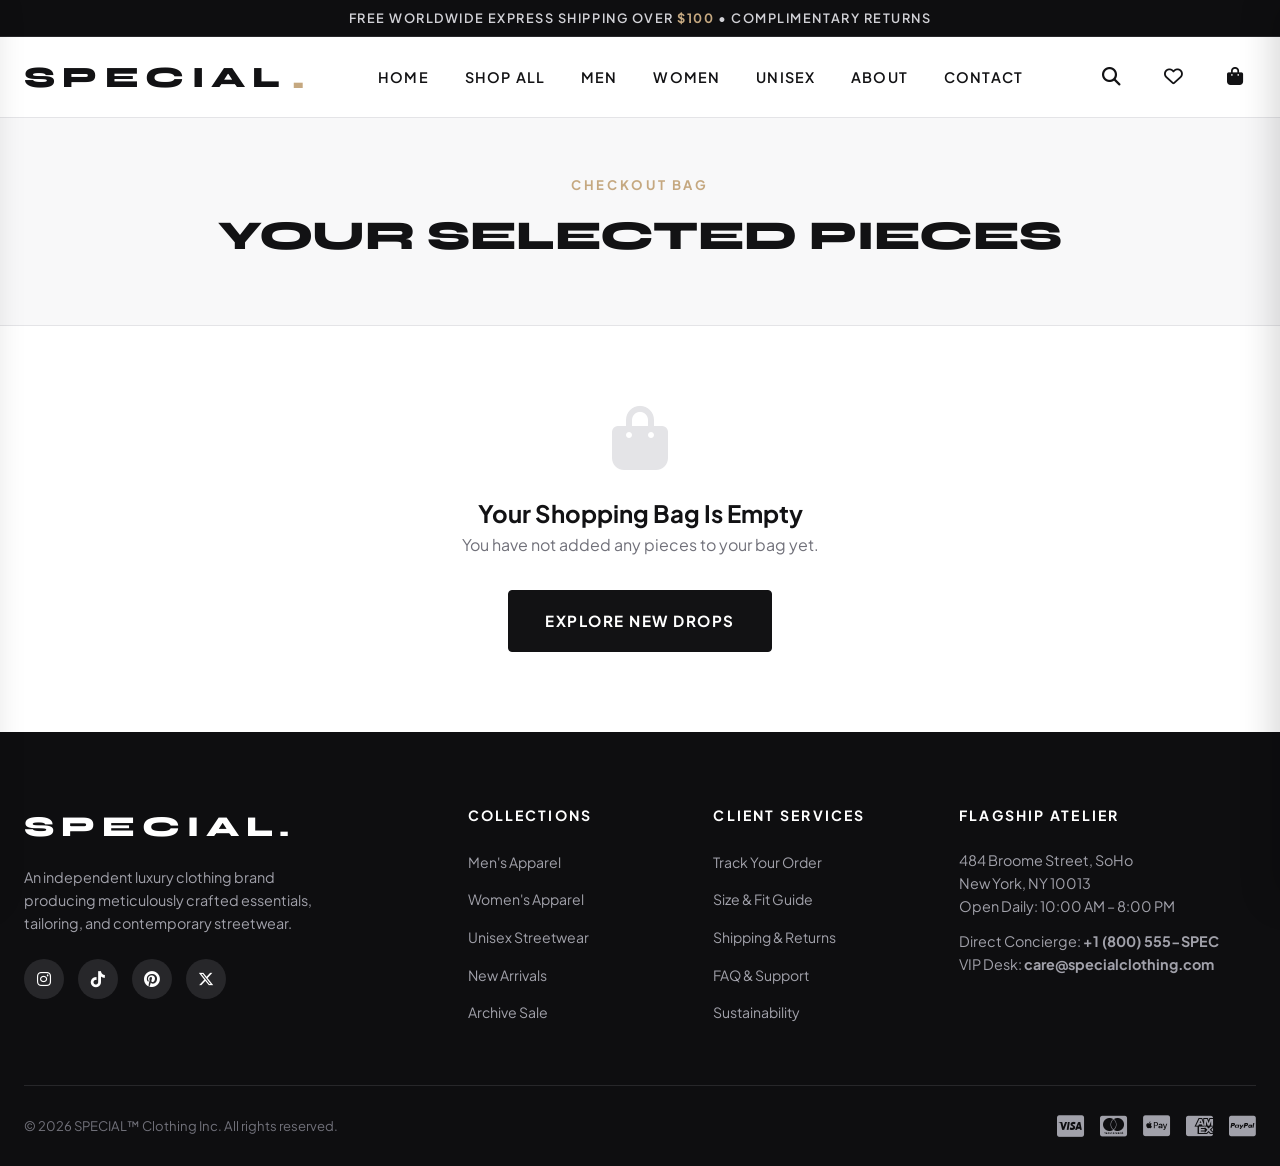
<file: cart.html>
<!DOCTYPE html>
<html lang="en">
<head>
  <meta charset="UTF-8">
  <meta name="viewport" content="width=device-width, initial-scale=1.0">
  <title>Shopping Bag &bull; SPECIAL Official Store</title>
  
  <link rel="stylesheet" href="https://cdnjs.cloudflare.com/ajax/libs/font-awesome/6.5.1/css/all.min.css">
  <link rel="stylesheet" href="css/style.css">
</head>
<body>

  <!-- Top Announcement Bar -->
  <aside class="announcement-bar">
    <span>Free Worldwide Express Shipping over <strong>$100</strong> &bull; Complimentary Returns</span>
  </aside>

  <!-- Header -->
  <header class="site-header">
    <div class="container header-container">
      <button class="mobile-menu-toggle" aria-label="Toggle navigation menu">
        <i class="fa-solid fa-bars"></i>
      </button>

      <a href="index.html" class="brand-logo">
        SPECIAL<span class="logo-dot">.</span>
      </a>

      <nav class="nav-menu">
        <a href="index.html" class="nav-link">Home</a>
        <a href="shop.html" class="nav-link">Shop All</a>
        <a href="shop.html?category=men" class="nav-link">Men</a>
        <a href="shop.html?category=women" class="nav-link">Women</a>
        <a href="shop.html?category=unisex" class="nav-link">Unisex</a>
        <a href="about.html" class="nav-link">About</a>
        <a href="contact.html" class="nav-link">Contact</a>
      </nav>

      <div class="header-actions">
        <button class="header-icon-btn open-search-modal" aria-label="Search" title="Search">
          <i class="fa-solid fa-magnifying-glass"></i>
        </button>

        <a href="shop.html" class="header-icon-btn" aria-label="Wishlist" title="Wishlist">
          <i class="fa-regular fa-heart"></i>
          <span class="count-badge wishlist-count-badge" style="display: none;">0</span>
        </a>

        <button class="header-icon-btn open-cart-btn" aria-label="Open Shopping Bag" title="Cart">
          <i class="fa-solid fa-bag-shopping"></i>
          <span class="count-badge cart-count-badge" style="display: none;">0</span>
        </button>
      </div>
    </div>
  </header>

  <!-- Mobile Drawer -->
  <div class="mobile-overlay"></div>
  <div class="mobile-nav-drawer">
    <div class="mobile-nav-header">
      <span class="brand-logo">SPECIAL<span class="logo-dot">.</span></span>
      <button class="close-mobile-nav close-btn" aria-label="Close menu">&times;</button>
    </div>
    <div class="mobile-nav-links">
      <a href="index.html" class="mobile-nav-link">Home</a>
      <a href="shop.html" class="mobile-nav-link">All Collections</a>
      <a href="shop.html?category=men" class="mobile-nav-link">Men's Editorial</a>
      <a href="shop.html?category=women" class="mobile-nav-link">Women's Silhouette</a>
      <a href="shop.html?category=unisex" class="mobile-nav-link">Unisex Streetwear</a>
      <a href="about.html" class="mobile-nav-link">Brand Story</a>
      <a href="contact.html" class="mobile-nav-link">Contact & Stores</a>
      <a href="cart.html" class="mobile-nav-link active">View Bag (<span class="cart-count-badge">0</span>)</a>
    </div>
    <div class="mobile-nav-footer">
      <p class="text-muted" style="font-size: 0.85rem; margin-bottom: 12px;">VIP Assistance: care@specialclothing.com</p>
      <div class="social-links">
        <a href="#" class="social-icon"><i class="fa-brands fa-instagram"></i></a>
        <a href="#" class="social-icon"><i class="fa-brands fa-tiktok"></i></a>
        <a href="#" class="social-icon"><i class="fa-brands fa-pinterest-p"></i></a>
      </div>
    </div>
  </div>

  <main>
    <section class="shop-hero">
      <div class="container">
        <span class="section-subtitle">Checkout Bag</span>
        <h1 class="section-title">Your Selected Pieces</h1>
      </div>
    </section>

    <!-- Cart Page Container populated by js/main.js -->
    <div class="container" id="cart-page-container">
      <!-- Injected by js/main.js -->
    </div>
  </main>

  <!-- Global Footer -->
  <footer class="site-footer">
    <div class="container">
      <div class="footer-top">
        <div>
          <a href="index.html" class="footer-logo">SPECIAL<span class="logo-dot">.</span></a>
          <p class="footer-desc">
            An independent luxury clothing brand producing meticulously crafted essentials, tailoring, and contemporary streetwear.
          </p>
          <div class="social-links">
            <a href="#" class="social-icon" aria-label="Instagram"><i class="fa-brands fa-instagram"></i></a>
            <a href="#" class="social-icon" aria-label="TikTok"><i class="fa-brands fa-tiktok"></i></a>
            <a href="#" class="social-icon" aria-label="Pinterest"><i class="fa-brands fa-pinterest"></i></a>
            <a href="#" class="social-icon" aria-label="Twitter"><i class="fa-brands fa-x-twitter"></i></a>
          </div>
        </div>

        <div>
          <h4 class="footer-heading">Collections</h4>
          <ul class="footer-nav">
            <li><a href="shop.html?category=men">Men's Apparel</a></li>
            <li><a href="shop.html?category=women">Women's Apparel</a></li>
            <li><a href="shop.html?category=unisex">Unisex Streetwear</a></li>
            <li><a href="shop.html">New Arrivals</a></li>
            <li><a href="shop.html">Archive Sale</a></li>
          </ul>
        </div>

        <div>
          <h4 class="footer-heading">Client Services</h4>
          <ul class="footer-nav">
            <li><a href="contact.html">Track Your Order</a></li>
            <li><a href="about.html#sizing">Size & Fit Guide</a></li>
            <li><a href="contact.html">Shipping & Returns</a></li>
            <li><a href="contact.html#faq">FAQ & Support</a></li>
            <li><a href="about.html#sustainability">Sustainability</a></li>
          </ul>
        </div>

        <div>
          <h4 class="footer-heading">Flagship Atelier</h4>
          <p class="footer-desc" style="margin-bottom: 12px;">
            484 Broome Street, SoHo<br>
            New York, NY 10013<br>
            Open Daily: 10:00 AM – 8:00 PM
          </p>
          <p class="footer-desc">
            Direct Concierge: <strong>+1 (800) 555-SPEC</strong><br>
            VIP Desk: <strong>care@specialclothing.com</strong>
          </p>
        </div>
      </div>

      <div class="footer-bottom">
        <div>
          &copy; 2026 SPECIAL&trade; Clothing Inc. All rights reserved.
        </div>
        <div class="payment-badges-row">
          <i class="fa-brands fa-cc-visa"></i>
          <i class="fa-brands fa-cc-mastercard"></i>
          <i class="fa-brands fa-cc-apple-pay"></i>
          <i class="fa-brands fa-cc-amex"></i>
          <i class="fa-brands fa-cc-paypal"></i>
        </div>
      </div>
    </div>
  </footer>

  <!-- Slide-in Cart Drawer -->
  <div class="cart-drawer-overlay" id="cart-drawer-overlay"></div>
  <aside class="cart-drawer" id="cart-drawer" aria-label="Shopping Cart Drawer">
    <div class="cart-drawer-header">
      <h3>Your Bag <span id="cart-drawer-count">(0)</span></h3>
      <button class="close-btn" id="close-cart-drawer" aria-label="Close cart">&times;</button>
    </div>
    <div class="cart-shipping-banner">
      <div id="shipping-text">Add $100.00 more to unlock <strong>FREE VIP Shipping</strong>!</div>
      <div class="progress-track">
        <div class="progress-bar-fill" id="free-shipping-progress" style="width: 0%;"></div>
      </div>
    </div>
    <div class="cart-drawer-items" id="cart-drawer-items"></div>
    <div class="cart-drawer-footer">
      <div class="cart-subtotal-row">
        <span>Subtotal</span>
        <span id="cart-drawer-subtotal">$0.00</span>
      </div>
      <p class="cart-tax-notice">Taxes, discounts and shipping calculated at checkout.</p>
      <div class="cart-drawer-buttons">
        <a href="cart.html" class="btn btn-outline btn-block" onclick="closeCartDrawer()">View & Edit Bag</a>
        <button class="btn btn-primary btn-block" onclick="proceedToCheckoutModal()">Checkout Now</button>
      </div>
    </div>
  </aside>

  <!-- Search Modal -->
  <div class="search-modal" id="search-modal">
    <div class="search-modal-header container">
      <span class="brand-logo">SPECIAL<span class="logo-dot">.</span></span>
      <button class="modal-close-btn" id="close-search-modal" aria-label="Close search">&times;</button>
    </div>
    <div class="search-input-wrap">
      <input type="text" id="search-input-field" class="search-input-field" placeholder="Search by name, silhouette, collection..." autocomplete="off">
    </div>
    <div class="search-results-area" id="search-live-results">
      <p class="search-hint">Type at least 2 characters to search our collections...</p>
    </div>
  </div>

  <script src="js/products.js"></script>
  <script src="js/main.js"></script>
</body>
</html>
</file>
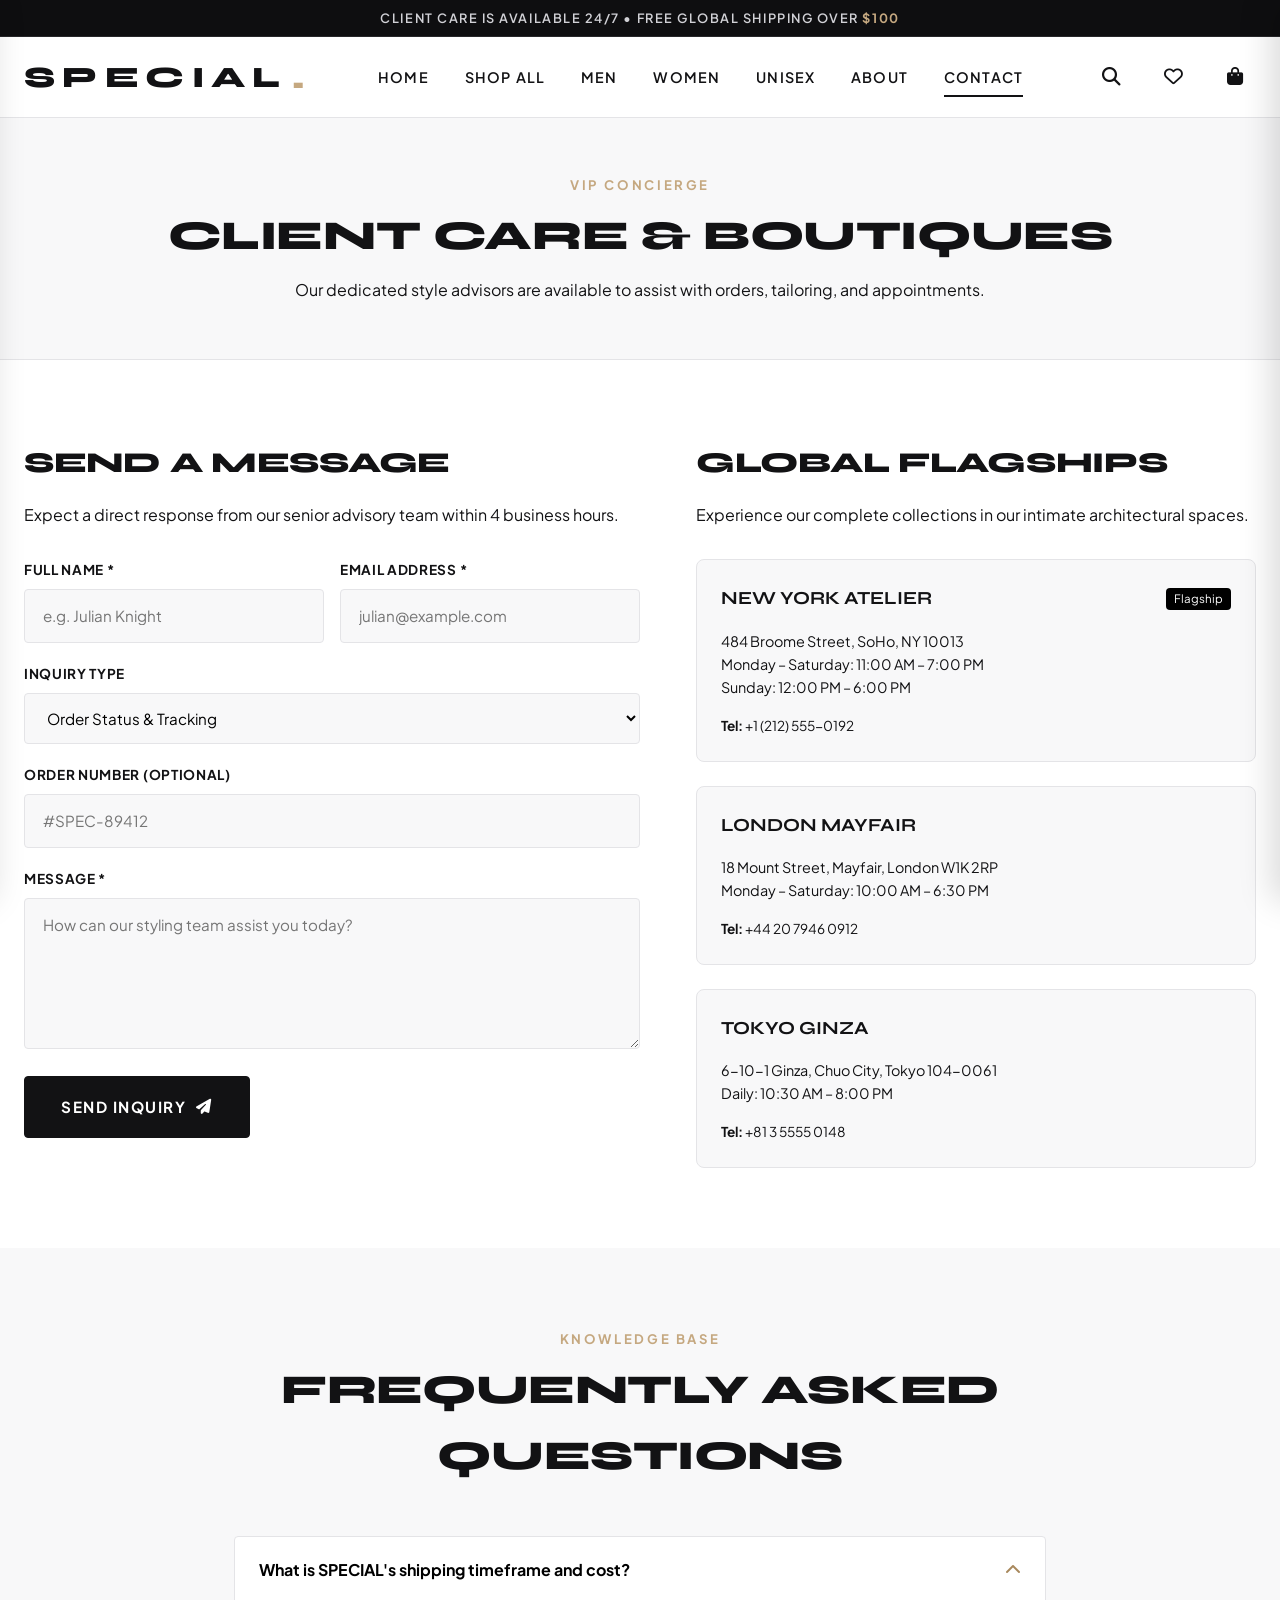
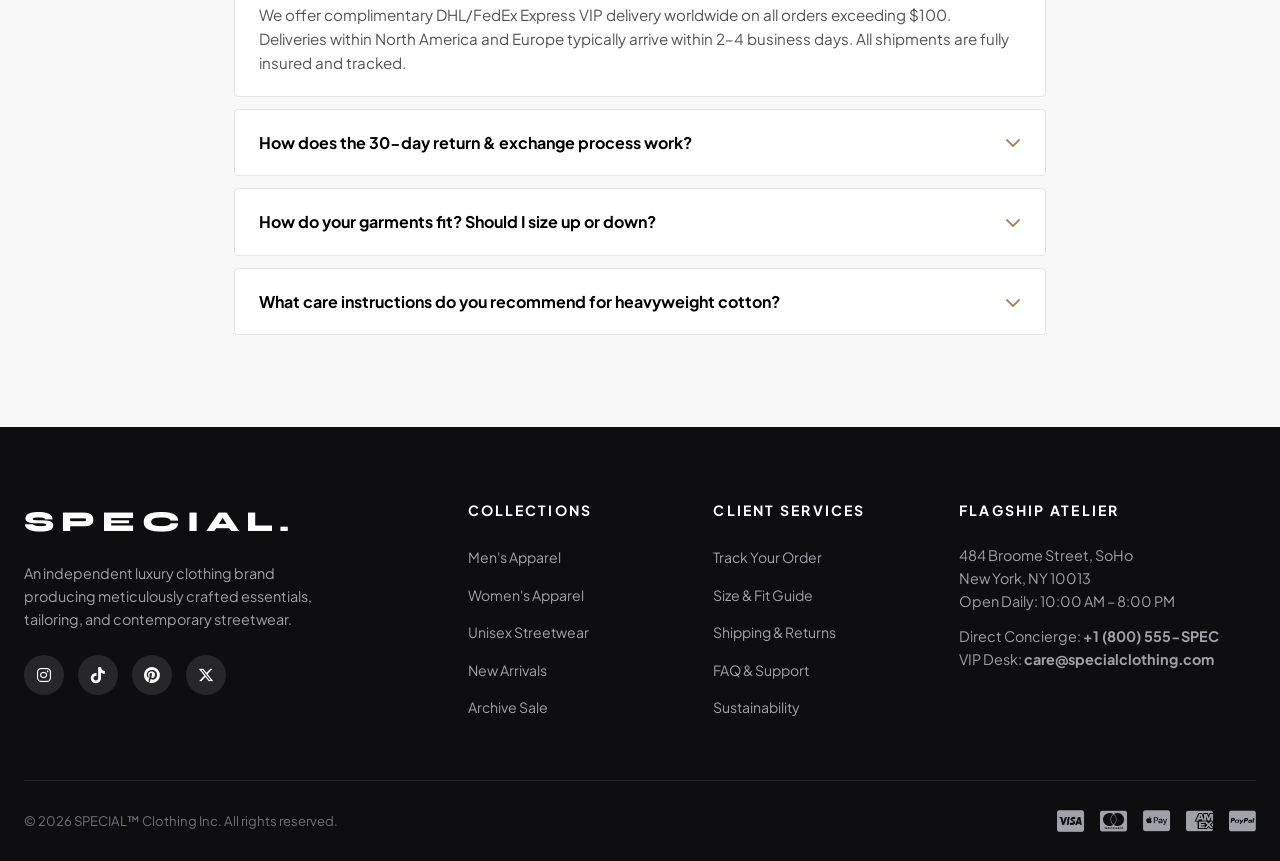
<file: contact.html>
<!DOCTYPE html>
<html lang="en">
<head>
  <meta charset="UTF-8">
  <meta name="viewport" content="width=device-width, initial-scale=1.0">
  <title>Contact & Client Care &bull; SPECIAL Official Store</title>
  
  <link rel="stylesheet" href="https://cdnjs.cloudflare.com/ajax/libs/font-awesome/6.5.1/css/all.min.css">
  <link rel="stylesheet" href="css/style.css">
  <style>
    .faq-accordion-item {
      border: 1px solid var(--border-light);
      border-radius: var(--radius-sm);
      margin-bottom: 12px;
      background: #fff;
      overflow: hidden;
    }
    .faq-question {
      width: 100%;
      padding: 20px 24px;
      display: flex;
      justify-content: space-between;
      align-items: center;
      font-weight: 700;
      font-size: 1rem;
      cursor: pointer;
      text-align: left;
    }
    .faq-question:hover {
      background-color: var(--bg-secondary);
    }
    .faq-answer {
      display: none;
      padding: 0 24px 20px 24px;
      color: var(--text-secondary);
      font-size: 0.95rem;
      line-height: 1.6;
    }
    .faq-accordion-item.active .faq-answer {
      display: block;
    }
    .faq-accordion-item.active .faq-icon {
      transform: rotate(180deg);
    }
    .faq-icon {
      transition: transform var(--transition-fast);
      color: var(--accent-gold-dark);
    }
    .form-group {
      margin-bottom: 20px;
    }
    .form-group label {
      display: block;
      font-size: 0.85rem;
      font-weight: 700;
      text-transform: uppercase;
      letter-spacing: 0.05em;
      margin-bottom: 8px;
    }
    .form-input {
      width: 100%;
      padding: 14px 18px;
      border: 1px solid var(--border-light);
      border-radius: var(--radius-sm);
      background-color: var(--bg-secondary);
      font-size: 0.95rem;
      transition: border-color var(--transition-fast);
    }
    .form-input:focus {
      background-color: #fff;
      border-color: var(--text-main);
    }
  </style>
</head>
<body>

  <!-- Top Announcement Bar -->
  <aside class="announcement-bar">
    <span>Client Care is available 24/7 &bull; Free Global Shipping Over <strong>$100</strong></span>
  </aside>

  <!-- Header -->
  <header class="site-header">
    <div class="container header-container">
      <button class="mobile-menu-toggle" aria-label="Toggle navigation menu">
        <i class="fa-solid fa-bars"></i>
      </button>

      <a href="index.html" class="brand-logo">
        SPECIAL<span class="logo-dot">.</span>
      </a>

      <nav class="nav-menu">
        <a href="index.html" class="nav-link">Home</a>
        <a href="shop.html" class="nav-link">Shop All</a>
        <a href="shop.html?category=men" class="nav-link">Men</a>
        <a href="shop.html?category=women" class="nav-link">Women</a>
        <a href="shop.html?category=unisex" class="nav-link">Unisex</a>
        <a href="about.html" class="nav-link">About</a>
        <a href="contact.html" class="nav-link active">Contact</a>
      </nav>

      <div class="header-actions">
        <button class="header-icon-btn open-search-modal" aria-label="Search" title="Search">
          <i class="fa-solid fa-magnifying-glass"></i>
        </button>

        <a href="shop.html" class="header-icon-btn" aria-label="Wishlist" title="Wishlist">
          <i class="fa-regular fa-heart"></i>
          <span class="count-badge wishlist-count-badge" style="display: none;">0</span>
        </a>

        <button class="header-icon-btn open-cart-btn" aria-label="Open Shopping Bag" title="Cart">
          <i class="fa-solid fa-bag-shopping"></i>
          <span class="count-badge cart-count-badge" style="display: none;">0</span>
        </button>
      </div>
    </div>
  </header>

  <!-- Mobile Drawer -->
  <div class="mobile-overlay"></div>
  <div class="mobile-nav-drawer">
    <div class="mobile-nav-header">
      <span class="brand-logo">SPECIAL<span class="logo-dot">.</span></span>
      <button class="close-mobile-nav close-btn" aria-label="Close menu">&times;</button>
    </div>
    <div class="mobile-nav-links">
      <a href="index.html" class="mobile-nav-link">Home</a>
      <a href="shop.html" class="mobile-nav-link">All Collections</a>
      <a href="shop.html?category=men" class="mobile-nav-link">Men's Editorial</a>
      <a href="shop.html?category=women" class="mobile-nav-link">Women's Silhouette</a>
      <a href="shop.html?category=unisex" class="mobile-nav-link">Unisex Streetwear</a>
      <a href="about.html" class="mobile-nav-link">Brand Story</a>
      <a href="contact.html" class="mobile-nav-link active">Contact & Stores</a>
      <a href="cart.html" class="mobile-nav-link">View Bag (<span class="cart-count-badge">0</span>)</a>
    </div>
    <div class="mobile-nav-footer">
      <p class="text-muted" style="font-size: 0.85rem; margin-bottom: 12px;">VIP Assistance: care@specialclothing.com</p>
      <div class="social-links">
        <a href="#" class="social-icon"><i class="fa-brands fa-instagram"></i></a>
        <a href="#" class="social-icon"><i class="fa-brands fa-tiktok"></i></a>
        <a href="#" class="social-icon"><i class="fa-brands fa-pinterest-p"></i></a>
      </div>
    </div>
  </div>

  <main>
    <section class="shop-hero">
      <div class="container">
        <span class="section-subtitle">VIP Concierge</span>
        <h1 class="section-title">Client Care & Boutiques</h1>
        <p class="text-secondary mt-1">Our dedicated style advisors are available to assist with orders, tailoring, and appointments.</p>
      </div>
    </section>

    <!-- Split Grid: Contact Form & Flagship Boutiques -->
    <section class="section-padding">
      <div class="container">
        <div style="display: grid; grid-template-columns: 1.1fr 1fr; gap: 56px;">
          <!-- Form -->
          <div>
            <h2 class="section-title mb-2" style="font-size: 1.8rem;">Send A Message</h2>
            <p class="text-secondary mb-4">Expect a direct response from our senior advisory team within 4 business hours.</p>

            <form id="contact-form" onsubmit="handleContactSubmit(event)">
              <div style="display: grid; grid-template-columns: 1fr 1fr; gap: 16px;">
                <div class="form-group">
                  <label for="contact-name">Full Name *</label>
                  <input type="text" id="contact-name" class="form-input" placeholder="e.g. Julian Knight" required>
                </div>
                <div class="form-group">
                  <label for="contact-email">Email Address *</label>
                  <input type="email" id="contact-email" class="form-input" placeholder="julian@example.com" required>
                </div>
              </div>

              <div class="form-group">
                <label for="contact-subject">Inquiry Type</label>
                <select id="contact-subject" class="form-input" style="cursor: pointer;">
                  <option value="order">Order Status & Tracking</option>
                  <option value="sizing">Bespoke Sizing Consultation</option>
                  <option value="returns">Returns & Exchanges</option>
                  <option value="press">Press & VIP Atelier Appointments</option>
                </select>
              </div>

              <div class="form-group">
                <label for="contact-order-no">Order Number (Optional)</label>
                <input type="text" id="contact-order-no" class="form-input" placeholder="#SPEC-89412">
              </div>

              <div class="form-group">
                <label for="contact-message">Message *</label>
                <textarea id="contact-message" class="form-input" rows="5" placeholder="How can our styling team assist you today?" required></textarea>
              </div>

              <button type="submit" class="btn btn-primary btn-lg">Send Inquiry <i class="fa-solid fa-paper-plane ms-2"></i></button>
            </form>
          </div>

          <!-- Locations Column -->
          <div>
            <h2 class="section-title mb-2" style="font-size: 1.8rem;">Global Flagships</h2>
            <p class="text-secondary mb-4">Experience our complete collections in our intimate architectural spaces.</p>

            <div style="display: flex; flex-direction: column; gap: 24px;">
              <!-- SoHo NY -->
              <div style="padding: 24px; border: 1px solid var(--border-light); border-radius: 8px; background: var(--bg-secondary);">
                <div class="flex-between">
                  <h4 style="font-family: var(--font-display); font-size: 1.15rem; text-transform: uppercase;">New York Atelier</h4>
                  <span class="badge-tag" style="background: #000; color: #fff;">Flagship</span>
                </div>
                <p class="text-secondary mt-2" style="font-size: 0.9rem;">
                  484 Broome Street, SoHo, NY 10013<br>
                  Monday – Saturday: 11:00 AM – 7:00 PM<br>
                  Sunday: 12:00 PM – 6:00 PM
                </p>
                <p class="mt-2" style="font-size: 0.85rem;"><strong>Tel:</strong> +1 (212) 555-0192</p>
              </div>

              <!-- London -->
              <div style="padding: 24px; border: 1px solid var(--border-light); border-radius: 8px; background: var(--bg-secondary);">
                <h4 style="font-family: var(--font-display); font-size: 1.15rem; text-transform: uppercase;">London Mayfair</h4>
                <p class="text-secondary mt-2" style="font-size: 0.9rem;">
                  18 Mount Street, Mayfair, London W1K 2RP<br>
                  Monday – Saturday: 10:00 AM – 6:30 PM
                </p>
                <p class="mt-2" style="font-size: 0.85rem;"><strong>Tel:</strong> +44 20 7946 0912</p>
              </div>

              <!-- Tokyo -->
              <div style="padding: 24px; border: 1px solid var(--border-light); border-radius: 8px; background: var(--bg-secondary);">
                <h4 style="font-family: var(--font-display); font-size: 1.15rem; text-transform: uppercase;">Tokyo Ginza</h4>
                <p class="text-secondary mt-2" style="font-size: 0.9rem;">
                  6-10-1 Ginza, Chuo City, Tokyo 104-0061<br>
                  Daily: 10:30 AM – 8:00 PM
                </p>
                <p class="mt-2" style="font-size: 0.85rem;"><strong>Tel:</strong> +81 3 5555 0148</p>
              </div>
            </div>
          </div>
        </div>
      </div>
    </section>

    <!-- FAQ Accordion Section -->
    <section class="section-padding" style="background-color: var(--bg-secondary);" id="faq">
      <div class="container" style="max-width: 860px;">
        <div class="section-header text-center">
          <span class="section-subtitle">Knowledge Base</span>
          <h2 class="section-title">Frequently Asked Questions</h2>
        </div>

        <div class="faq-list">
          <div class="faq-accordion-item active">
            <button type="button" class="faq-question" onclick="toggleFaq(this)">
              <span>What is SPECIAL's shipping timeframe and cost?</span>
              <i class="fa-solid fa-chevron-down faq-icon"></i>
            </button>
            <div class="faq-answer">
              We offer complimentary DHL/FedEx Express VIP delivery worldwide on all orders exceeding $100. Deliveries within North America and Europe typically arrive within 2–4 business days. All shipments are fully insured and tracked.
            </div>
          </div>

          <div class="faq-accordion-item">
            <button type="button" class="faq-question" onclick="toggleFaq(this)">
              <span>How does the 30-day return & exchange process work?</span>
              <i class="fa-solid fa-chevron-down faq-icon"></i>
            </button>
            <div class="faq-answer">
              We accept returns or exchanges on all unwashed, unworn garments with original tags intact within 30 days of receipt. We provide a pre-paid courier return label directly via our portal or email request.
            </div>
          </div>

          <div class="faq-accordion-item">
            <button type="button" class="faq-question" onclick="toggleFaq(this)">
              <span>How do your garments fit? Should I size up or down?</span>
              <i class="fa-solid fa-chevron-down faq-icon"></i>
            </button>
            <div class="faq-answer">
              Our t-shirts, hoodies, and outerwear are designed with an intentional relaxed, boxy architectural cut. If you prefer the contemporary oversized drape seen in our editorial lookbooks, select your normal size. For a standard tailored fit, we recommend sizing down one size.
            </div>
          </div>

          <div class="faq-accordion-item">
            <button type="button" class="faq-question" onclick="toggleFaq(this)">
              <span>What care instructions do you recommend for heavyweight cotton?</span>
              <i class="fa-solid fa-chevron-down faq-icon"></i>
            </button>
            <div class="faq-answer">
              To preserve the heavy handfeel, rich dye depth, and architectural shape of our 300+ GSM cottons, machine wash cold (30°C or lower) inside out with gentle detergent. Lay flat to air dry; avoid high-heat tumble drying.
            </div>
          </div>
        </div>
      </div>
    </section>
  </main>

  <!-- Global Footer -->
  <footer class="site-footer">
    <div class="container">
      <div class="footer-top">
        <div>
          <a href="index.html" class="footer-logo">SPECIAL<span class="logo-dot">.</span></a>
          <p class="footer-desc">
            An independent luxury clothing brand producing meticulously crafted essentials, tailoring, and contemporary streetwear.
          </p>
          <div class="social-links">
            <a href="#" class="social-icon" aria-label="Instagram"><i class="fa-brands fa-instagram"></i></a>
            <a href="#" class="social-icon" aria-label="TikTok"><i class="fa-brands fa-tiktok"></i></a>
            <a href="#" class="social-icon" aria-label="Pinterest"><i class="fa-brands fa-pinterest"></i></a>
            <a href="#" class="social-icon" aria-label="Twitter"><i class="fa-brands fa-x-twitter"></i></a>
          </div>
        </div>

        <div>
          <h4 class="footer-heading">Collections</h4>
          <ul class="footer-nav">
            <li><a href="shop.html?category=men">Men's Apparel</a></li>
            <li><a href="shop.html?category=women">Women's Apparel</a></li>
            <li><a href="shop.html?category=unisex">Unisex Streetwear</a></li>
            <li><a href="shop.html">New Arrivals</a></li>
            <li><a href="shop.html">Archive Sale</a></li>
          </ul>
        </div>

        <div>
          <h4 class="footer-heading">Client Services</h4>
          <ul class="footer-nav">
            <li><a href="contact.html">Track Your Order</a></li>
            <li><a href="about.html#sizing">Size & Fit Guide</a></li>
            <li><a href="contact.html">Shipping & Returns</a></li>
            <li><a href="contact.html#faq">FAQ & Support</a></li>
            <li><a href="about.html#sustainability">Sustainability</a></li>
          </ul>
        </div>

        <div>
          <h4 class="footer-heading">Flagship Atelier</h4>
          <p class="footer-desc" style="margin-bottom: 12px;">
            484 Broome Street, SoHo<br>
            New York, NY 10013<br>
            Open Daily: 10:00 AM – 8:00 PM
          </p>
          <p class="footer-desc">
            Direct Concierge: <strong>+1 (800) 555-SPEC</strong><br>
            VIP Desk: <strong>care@specialclothing.com</strong>
          </p>
        </div>
      </div>

      <div class="footer-bottom">
        <div>
          &copy; 2026 SPECIAL&trade; Clothing Inc. All rights reserved.
        </div>
        <div class="payment-badges-row">
          <i class="fa-brands fa-cc-visa"></i>
          <i class="fa-brands fa-cc-mastercard"></i>
          <i class="fa-brands fa-cc-apple-pay"></i>
          <i class="fa-brands fa-cc-amex"></i>
          <i class="fa-brands fa-cc-paypal"></i>
        </div>
      </div>
    </div>
  </footer>

  <!-- Slide-in Cart Drawer -->
  <div class="cart-drawer-overlay" id="cart-drawer-overlay"></div>
  <aside class="cart-drawer" id="cart-drawer" aria-label="Shopping Cart Drawer">
    <div class="cart-drawer-header">
      <h3>Your Bag <span id="cart-drawer-count">(0)</span></h3>
      <button class="close-btn" id="close-cart-drawer" aria-label="Close cart">&times;</button>
    </div>
    <div class="cart-shipping-banner">
      <div id="shipping-text">Add $100.00 more to unlock <strong>FREE VIP Shipping</strong>!</div>
      <div class="progress-track">
        <div class="progress-bar-fill" id="free-shipping-progress" style="width: 0%;"></div>
      </div>
    </div>
    <div class="cart-drawer-items" id="cart-drawer-items"></div>
    <div class="cart-drawer-footer">
      <div class="cart-subtotal-row">
        <span>Subtotal</span>
        <span id="cart-drawer-subtotal">$0.00</span>
      </div>
      <p class="cart-tax-notice">Taxes, discounts and shipping calculated at checkout.</p>
      <div class="cart-drawer-buttons">
        <a href="cart.html" class="btn btn-outline btn-block" onclick="closeCartDrawer()">View & Edit Bag</a>
        <button class="btn btn-primary btn-block" onclick="proceedToCheckoutModal()">Checkout Now</button>
      </div>
    </div>
  </aside>

  <!-- Search Modal -->
  <div class="search-modal" id="search-modal">
    <div class="search-modal-header container">
      <span class="brand-logo">SPECIAL<span class="logo-dot">.</span></span>
      <button class="modal-close-btn" id="close-search-modal" aria-label="Close search">&times;</button>
    </div>
    <div class="search-input-wrap">
      <input type="text" id="search-input-field" class="search-input-field" placeholder="Search by name, silhouette, collection..." autocomplete="off">
    </div>
    <div class="search-results-area" id="search-live-results">
      <p class="search-hint">Type at least 2 characters to search our collections...</p>
    </div>
  </div>

  <script src="js/products.js"></script>
  <script src="js/main.js"></script>
  <script>
    function toggleFaq(button) {
      const item = button.parentElement;
      item.classList.toggle('active');
    }

    function handleContactSubmit(e) {
      e.preventDefault();
      const name = document.getElementById('contact-name').value;
      showToast(`Thank you, ${name}! Your inquiry has been dispatched to our VIP Concierge.`);
      document.getElementById('contact-form').reset();
    }
  </script>
</body>
</html>
</file>
<file: css/style.css>
/* ==========================================================================
   SPECIAL CLOTHING BRAND - OFFICIAL STYLESHEET
   Luxury Minimalist Editorial E-Commerce Design System
   ========================================================================== */

@import url('https://fonts.googleapis.com/css2?family=Plus+Jakarta+Sans:ital,wght@0,300;0,400;0,500;0,600;0,700;0,800;1,400&family=Syne:wght@600;700;800&family=Playfair+Display:ital,wght@0,600;1,600&display=swap');

:root {
  /* Colors */
  --bg-primary: #ffffff;
  --bg-secondary: #f8f8f9;
  --bg-card: #ffffff;
  --bg-dark: #0e0e10;
  --bg-dark-accent: #17171a;
  
  --text-main: #121214;
  --text-secondary: #52525b;
  --text-muted: #71717a;
  --text-inverse: #ffffff;
  
  --accent-gold: #c5a880;
  --accent-gold-dark: #a8885c;
  --accent-gold-light: #f4eee6;
  
  --border-light: #e4e4e7;
  --border-subtle: #f0f0f2;
  --border-dark: #27272a;
  
  --color-success: #15803d;
  --color-danger: #b91c1c;
  
  /* Typography */
  --font-body: 'Plus Jakarta Sans', -apple-system, BlinkMacSystemFont, 'Segoe UI', Roboto, sans-serif;
  --font-display: 'Syne', -apple-system, BlinkMacSystemFont, sans-serif;
  --font-editorial: 'Playfair Display', Georgia, serif;
  
  /* Layout & Transitions */
  --site-max-width: 1360px;
  --header-height: 80px;
  --radius-sm: 4px;
  --radius-md: 8px;
  --radius-lg: 16px;
  --radius-full: 9999px;
  
  --shadow-sm: 0 2px 8px rgba(0, 0, 0, 0.04);
  --shadow-md: 0 8px 24px rgba(0, 0, 0, 0.08);
  --shadow-lg: 0 16px 40px rgba(0, 0, 0, 0.12);
  --shadow-drawer: -8px 0 32px rgba(0, 0, 0, 0.15);
  
  --transition-fast: 0.2s cubic-bezier(0.16, 1, 0.3, 1);
  --transition-smooth: 0.35s cubic-bezier(0.16, 1, 0.3, 1);
  --transition-slow: 0.6s cubic-bezier(0.16, 1, 0.3, 1);
}

/* Reset & Base Elements */
*, *::before, *::after {
  box-sizing: border-box;
  margin: 0;
  padding: 0;
}

html {
  font-size: 16px;
  scroll-behavior: smooth;
}

body {
  font-family: var(--font-body);
  color: var(--text-main);
  background-color: var(--bg-primary);
  line-height: 1.6;
  -webkit-font-smoothing: antialiased;
  -moz-osx-font-smoothing: grayscale;
  overflow-x: hidden;
}

img {
  max-width: 100%;
  height: auto;
  display: block;
}

a {
  color: inherit;
  text-decoration: none;
  transition: color var(--transition-fast);
}

button, input, select, textarea {
  font: inherit;
  border: none;
  outline: none;
  background: none;
}

button {
  cursor: pointer;
}

ul {
  list-style: none;
}

.container {
  width: 100%;
  max-width: var(--site-max-width);
  margin: 0 auto;
  padding: 0 24px;
}

/* Utility Classes */
.flex-between {
  display: flex;
  align-items: center;
  justify-content: space-between;
}

.text-center { text-align: center; }
.text-success { color: var(--color-success); }
.text-danger { color: var(--color-danger); }
.text-muted { color: var(--text-muted); }
.font-medium { font-weight: 600; }
.mt-1 { margin-top: 0.5rem; }
.mt-2 { margin-top: 1rem; }
.mt-3 { margin-top: 1.5rem; }
.mt-4 { margin-top: 2rem; }
.mt-5 { margin-top: 3rem; }
.mb-1 { margin-bottom: 0.5rem; }
.mb-2 { margin-bottom: 1rem; }
.mb-3 { margin-bottom: 1.5rem; }
.mb-4 { margin-bottom: 2rem; }
.py-5 { padding-top: 3rem; padding-bottom: 3rem; }

/* Announcement Bar */
.announcement-bar {
  background-color: var(--bg-dark);
  color: #d1d1d6;
  font-size: 0.8rem;
  letter-spacing: 0.12em;
  text-transform: uppercase;
  padding: 8px 16px;
  text-align: center;
  font-weight: 600;
  border-bottom: 1px solid var(--border-dark);
  position: relative;
  z-index: 100;
}

.announcement-bar strong {
  color: var(--accent-gold);
}

/* Header & Nav */
.site-header {
  position: sticky;
  top: 0;
  width: 100%;
  background-color: rgba(255, 255, 255, 0.95);
  backdrop-filter: blur(12px);
  -webkit-backdrop-filter: blur(12px);
  z-index: 99;
  border-bottom: 1px solid var(--border-light);
  transition: all var(--transition-fast);
}

.site-header.scrolled {
  box-shadow: var(--shadow-sm);
  background-color: rgba(255, 255, 255, 0.98);
}

.header-container {
  display: flex;
  align-items: center;
  justify-content: space-between;
  height: var(--header-height);
}

.brand-logo {
  font-family: var(--font-display);
  font-size: 1.85rem;
  font-weight: 800;
  letter-spacing: 0.25em;
  text-transform: uppercase;
  color: var(--text-main);
  display: flex;
  align-items: center;
  gap: 4px;
}

.brand-logo .logo-dot {
  color: var(--accent-gold);
  font-size: 2.2rem;
  line-height: 0;
}

.nav-menu {
  display: flex;
  align-items: center;
  gap: 36px;
}

.nav-link {
  font-size: 0.9rem;
  font-weight: 600;
  letter-spacing: 0.08em;
  text-transform: uppercase;
  position: relative;
  padding: 8px 0;
  color: var(--text-main);
}

.nav-link::after {
  content: '';
  position: absolute;
  bottom: 0;
  left: 0;
  width: 0%;
  height: 2px;
  background-color: var(--text-main);
  transition: width var(--transition-smooth);
}

.nav-link:hover::after,
.nav-link.active::after {
  width: 100%;
}

.nav-link.sale-link {
  color: var(--color-danger);
}

.header-actions {
  display: flex;
  align-items: center;
  gap: 20px;
}

.header-icon-btn {
  position: relative;
  width: 42px;
  height: 42px;
  display: flex;
  align-items: center;
  justify-content: center;
  border-radius: var(--radius-full);
  font-size: 1.15rem;
  color: var(--text-main);
  transition: background-color var(--transition-fast), transform var(--transition-fast);
}

.header-icon-btn:hover {
  background-color: var(--bg-secondary);
  transform: translateY(-1px);
}

.count-badge {
  position: absolute;
  top: 4px;
  right: 4px;
  background-color: var(--bg-dark);
  color: #fff;
  font-size: 0.65rem;
  font-weight: 700;
  width: 18px;
  height: 18px;
  border-radius: var(--radius-full);
  display: flex;
  align-items: center;
  justify-content: center;
  border: 2px solid #fff;
}

.mobile-menu-toggle {
  display: none;
  font-size: 1.3rem;
  background: none;
  color: var(--text-main);
}

/* Buttons */
.btn {
  display: inline-flex;
  align-items: center;
  justify-content: center;
  gap: 10px;
  padding: 14px 28px;
  font-size: 0.88rem;
  font-weight: 700;
  letter-spacing: 0.1em;
  text-transform: uppercase;
  border-radius: var(--radius-sm);
  transition: all var(--transition-smooth);
}

.btn-primary {
  background-color: var(--text-main);
  color: #fff;
  border: 1px solid var(--text-main);
}

.btn-primary:hover {
  background-color: #27272a;
  border-color: #27272a;
  transform: translateY(-2px);
  box-shadow: 0 6px 20px rgba(0, 0, 0, 0.15);
}

.btn-outline {
  background-color: transparent;
  color: var(--text-main);
  border: 1px solid var(--text-main);
}

.btn-outline:hover {
  background-color: var(--text-main);
  color: #fff;
  transform: translateY(-2px);
}

.btn-outline-white {
  background-color: transparent;
  color: #fff;
  border: 1px solid rgba(255, 255, 255, 0.8);
}

.btn-outline-white:hover {
  background-color: #fff;
  color: var(--text-main);
  transform: translateY(-2px);
}

.btn-secondary {
  background-color: var(--bg-secondary);
  color: var(--text-main);
  border: 1px solid var(--border-light);
}

.btn-secondary:hover {
  background-color: #e4e4e7;
}

.btn-gold {
  background-color: var(--accent-gold);
  color: #fff;
  border: 1px solid var(--accent-gold);
}

.btn-gold:hover {
  background-color: var(--accent-gold-dark);
}

.btn-lg {
  padding: 18px 36px;
  font-size: 0.95rem;
}

.btn-block {
  width: 100%;
}

/* Hero Section */
.hero-banner {
  position: relative;
  min-height: 86vh;
  display: flex;
  align-items: center;
  background-color: #0b0b0d;
  overflow: hidden;
}

.hero-bg-media {
  position: absolute;
  top: 0;
  left: 0;
  width: 100%;
  height: 100%;
  z-index: 1;
}

.hero-bg-img {
  width: 100%;
  height: 100%;
  object-fit: cover;
  object-position: center top;
  filter: brightness(0.72) contrast(1.05);
}

.hero-overlay {
  position: absolute;
  top: 0;
  left: 0;
  width: 100%;
  height: 100%;
  background: linear-gradient(180deg, rgba(14, 14, 16, 0.3) 0%, rgba(14, 14, 16, 0.75) 100%);
  z-index: 2;
}

.hero-content {
  position: relative;
  z-index: 3;
  color: #ffffff;
  max-width: 680px;
  padding: 60px 0;
}

.hero-tagline {
  display: inline-block;
  font-size: 0.85rem;
  letter-spacing: 0.25em;
  text-transform: uppercase;
  color: var(--accent-gold);
  font-weight: 700;
  margin-bottom: 16px;
  background: rgba(197, 168, 128, 0.15);
  padding: 6px 16px;
  border-radius: var(--radius-full);
  border: 1px solid rgba(197, 168, 128, 0.35);
}

.hero-title {
  font-family: var(--font-display);
  font-size: clamp(2.5rem, 5vw, 4.4rem);
  font-weight: 800;
  line-height: 1.08;
  letter-spacing: -0.02em;
  text-transform: uppercase;
  margin-bottom: 24px;
}

.hero-description {
  font-size: 1.15rem;
  line-height: 1.6;
  color: rgba(255, 255, 255, 0.85);
  margin-bottom: 36px;
  font-weight: 400;
}

.hero-buttons-group {
  display: flex;
  flex-wrap: wrap;
  gap: 16px;
}

/* Highlights / Value Props */
.features-strip {
  background-color: var(--bg-secondary);
  border-top: 1px solid var(--border-light);
  border-bottom: 1px solid var(--border-light);
  padding: 32px 0;
}

.features-grid {
  display: grid;
  grid-template-columns: repeat(4, 1fr);
  gap: 24px;
}

.feature-box {
  display: flex;
  align-items: center;
  gap: 16px;
}

.feature-icon {
  width: 48px;
  height: 48px;
  border-radius: var(--radius-full);
  background-color: #fff;
  border: 1px solid var(--border-light);
  display: flex;
  align-items: center;
  justify-content: center;
  font-size: 1.25rem;
  color: var(--text-main);
  flex-shrink: 0;
}

.feature-text h4 {
  font-size: 0.92rem;
  font-weight: 700;
  letter-spacing: 0.04em;
  text-transform: uppercase;
  margin-bottom: 2px;
}

.feature-text p {
  font-size: 0.82rem;
  color: var(--text-secondary);
}

/* Category Grid */
.section-padding {
  padding: 80px 0;
}

.section-header {
  margin-bottom: 48px;
}

.section-subtitle {
  font-size: 0.82rem;
  font-weight: 700;
  letter-spacing: 0.2em;
  text-transform: uppercase;
  color: var(--accent-gold);
  display: block;
  margin-bottom: 8px;
}

.section-title {
  font-family: var(--font-display);
  font-size: clamp(1.8rem, 3.2vw, 2.6rem);
  font-weight: 800;
  letter-spacing: -0.01em;
  text-transform: uppercase;
}

.category-cards-grid {
  display: grid;
  grid-template-columns: repeat(3, 1fr);
  gap: 24px;
}

.category-card {
  position: relative;
  border-radius: var(--radius-sm);
  overflow: hidden;
  height: 460px;
  display: flex;
  align-items: flex-end;
  padding: 32px;
  text-decoration: none;
}

.category-card-bg {
  position: absolute;
  top: 0;
  left: 0;
  width: 100%;
  height: 100%;
  object-fit: cover;
  transition: transform var(--transition-slow);
}

.category-card:hover .category-card-bg {
  transform: scale(1.06);
}

.category-card-overlay {
  position: absolute;
  top: 0;
  left: 0;
  width: 100%;
  height: 100%;
  background: linear-gradient(180deg, rgba(0, 0, 0, 0.05) 0%, rgba(0, 0, 0, 0.8) 100%);
  transition: opacity var(--transition-smooth);
}

.category-card-info {
  position: relative;
  z-index: 2;
  color: #fff;
  width: 100%;
}

.category-badge-text {
  font-size: 0.75rem;
  letter-spacing: 0.2em;
  text-transform: uppercase;
  color: var(--accent-gold);
  font-weight: 700;
  display: block;
  margin-bottom: 6px;
}

.category-card-title {
  font-family: var(--font-display);
  font-size: 1.6rem;
  font-weight: 800;
  text-transform: uppercase;
  margin-bottom: 12px;
}

.category-card-link {
  display: inline-flex;
  align-items: center;
  gap: 8px;
  font-size: 0.85rem;
  font-weight: 700;
  letter-spacing: 0.1em;
  text-transform: uppercase;
  color: #fff;
  border-bottom: 1px solid rgba(255, 255, 255, 0.5);
  padding-bottom: 4px;
  transition: all var(--transition-fast);
}

.category-card:hover .category-card-link {
  border-color: #fff;
  gap: 14px;
}

/* Product Cards */
.products-grid {
  display: grid;
  grid-template-columns: repeat(4, 1fr);
  gap: 28px 24px;
}

.product-card {
  position: relative;
  display: flex;
  flex-direction: column;
  transition: transform var(--transition-smooth);
}

.product-image-wrap {
  position: relative;
  width: 100%;
  height: 380px;
  background-color: var(--bg-secondary);
  border-radius: var(--radius-sm);
  overflow: hidden;
  margin-bottom: 16px;
}

.product-img {
  width: 100%;
  height: 100%;
  object-fit: cover;
  transition: opacity var(--transition-smooth), transform var(--transition-slow);
}

.primary-img {
  opacity: 1;
}

.hover-img {
  position: absolute;
  top: 0;
  left: 0;
  opacity: 0;
}

.product-card:hover .primary-img {
  opacity: 0;
}

.product-card:hover .hover-img {
  opacity: 1;
  transform: scale(1.04);
}

.product-badge {
  position: absolute;
  top: 12px;
  left: 12px;
  background-color: var(--bg-dark);
  color: #fff;
  font-size: 0.68rem;
  font-weight: 800;
  letter-spacing: 0.12em;
  text-transform: uppercase;
  padding: 4px 10px;
  border-radius: var(--radius-sm);
  z-index: 3;
}

.product-badge.badge-sale {
  background-color: var(--color-danger);
}

.product-actions-bar {
  position: absolute;
  top: 12px;
  right: 12px;
  display: flex;
  flex-direction: column;
  gap: 8px;
  z-index: 3;
  opacity: 0;
  transform: translateX(10px);
  transition: all var(--transition-smooth);
}

.product-card:hover .product-actions-bar {
  opacity: 1;
  transform: translateX(0);
}

.action-btn {
  width: 38px;
  height: 38px;
  border-radius: var(--radius-full);
  background-color: rgba(255, 255, 255, 0.95);
  color: var(--text-main);
  display: flex;
  align-items: center;
  justify-content: center;
  font-size: 0.95rem;
  box-shadow: var(--shadow-sm);
  transition: all var(--transition-fast);
}

.action-btn:hover {
  background-color: var(--bg-dark);
  color: #fff;
  transform: scale(1.08);
}

.action-btn.active {
  color: var(--color-danger);
}

.quick-add-btn {
  position: absolute;
  bottom: 0;
  left: 0;
  width: 100%;
  background-color: rgba(18, 18, 20, 0.95);
  backdrop-filter: blur(8px);
  color: #fff;
  font-size: 0.82rem;
  font-weight: 700;
  letter-spacing: 0.12em;
  text-transform: uppercase;
  padding: 14px 0;
  display: flex;
  align-items: center;
  justify-content: center;
  gap: 8px;
  transform: translateY(100%);
  transition: transform var(--transition-smooth);
  z-index: 4;
}

.product-card:hover .quick-add-btn {
  transform: translateY(0);
}

.quick-add-btn:hover {
  background-color: #000;
}

.product-info {
  display: flex;
  flex-direction: column;
  gap: 4px;
}

.product-category-label {
  font-size: 0.72rem;
  letter-spacing: 0.15em;
  color: var(--text-muted);
  font-weight: 700;
}

.product-title {
  font-size: 0.98rem;
  font-weight: 600;
  line-height: 1.35;
  color: var(--text-main);
}

.product-title a:hover {
  color: var(--accent-gold-dark);
}

.product-rating {
  display: flex;
  align-items: center;
  gap: 6px;
  font-size: 0.75rem;
  margin-top: 2px;
}

.stars {
  color: #eab308;
  display: flex;
  gap: 2px;
}

.rating-num {
  color: var(--text-muted);
}

.product-price-row {
  display: flex;
  align-items: baseline;
  gap: 8px;
  margin-top: 4px;
}

.current-price {
  font-size: 1.05rem;
  font-weight: 700;
  color: var(--text-main);
}

.old-price {
  font-size: 0.88rem;
  color: var(--text-muted);
  text-decoration: line-through;
}

.product-colors-preview {
  display: flex;
  align-items: center;
  gap: 6px;
  margin-top: 6px;
}

.color-swatch-dot {
  width: 12px;
  height: 12px;
  border-radius: var(--radius-full);
  border: 1px solid rgba(0, 0, 0, 0.15);
}

/* Editorial / Lookbook Section */
.editorial-banner-section {
  background-color: var(--bg-dark);
  color: #fff;
  overflow: hidden;
}

.editorial-layout {
  display: grid;
  grid-template-columns: 1fr 1fr;
  min-height: 620px;
}

.editorial-image-side {
  position: relative;
  height: 100%;
}

.editorial-img {
  width: 100%;
  height: 100%;
  object-fit: cover;
}

.editorial-content-side {
  padding: 80px 64px;
  display: flex;
  flex-direction: column;
  justify-content: center;
}

.editorial-tag {
  color: var(--accent-gold);
  letter-spacing: 0.25em;
  font-size: 0.82rem;
  font-weight: 700;
  text-transform: uppercase;
  margin-bottom: 16px;
}

.editorial-heading {
  font-family: var(--font-display);
  font-size: clamp(2rem, 3.5vw, 3.2rem);
  font-weight: 800;
  line-height: 1.15;
  text-transform: uppercase;
  margin-bottom: 24px;
}

.editorial-text {
  font-size: 1.05rem;
  line-height: 1.7;
  color: #a1a1aa;
  margin-bottom: 36px;
}

/* Testimonials */
.testimonials-section {
  background-color: var(--bg-secondary);
}

.testimonials-grid {
  display: grid;
  grid-template-columns: repeat(3, 1fr);
  gap: 28px;
}

.testimonial-card {
  background-color: #fff;
  border-radius: var(--radius-sm);
  padding: 36px 32px;
  border: 1px solid var(--border-light);
  box-shadow: var(--shadow-sm);
  display: flex;
  flex-direction: column;
  justify-content: space-between;
}

.testimonial-quote {
  font-size: 1.05rem;
  line-height: 1.6;
  color: var(--text-main);
  margin-bottom: 24px;
  font-style: italic;
}

.testimonial-user {
  display: flex;
  align-items: center;
  gap: 14px;
}

.user-avatar {
  width: 48px;
  height: 48px;
  border-radius: var(--radius-full);
  object-fit: cover;
}

.user-info h5 {
  font-size: 0.95rem;
  font-weight: 700;
  margin-bottom: 2px;
}

.user-info span {
  font-size: 0.78rem;
  color: var(--text-muted);
}

/* Newsletter Section */
.newsletter-section {
  background-color: #fff;
  border-top: 1px solid var(--border-light);
  padding: 80px 0;
}

.newsletter-box {
  max-width: 640px;
  margin: 0 auto;
  text-align: center;
}

.newsletter-form {
  display: flex;
  gap: 12px;
  margin-top: 28px;
}

.newsletter-form input {
  flex: 1;
  padding: 16px 20px;
  border: 1px solid var(--border-light);
  border-radius: var(--radius-sm);
  background-color: var(--bg-secondary);
  font-size: 0.95rem;
}

.newsletter-form input:focus {
  border-color: var(--text-main);
  background-color: #fff;
}

.privacy-notice {
  font-size: 0.78rem;
  color: var(--text-muted);
  margin-top: 12px;
}

/* Footer */
.site-footer {
  background-color: var(--bg-dark);
  color: #fff;
  padding-top: 72px;
}

.footer-top {
  display: grid;
  grid-template-columns: 2fr 1fr 1fr 1.5fr;
  gap: 48px;
  padding-bottom: 60px;
  border-bottom: 1px solid var(--border-dark);
}

.footer-logo {
  font-family: var(--font-display);
  font-size: 1.8rem;
  font-weight: 800;
  letter-spacing: 0.25em;
  margin-bottom: 16px;
  display: inline-block;
}

.footer-desc {
  font-size: 0.9rem;
  color: #a1a1aa;
  line-height: 1.6;
  max-width: 320px;
  margin-bottom: 24px;
}

.social-links {
  display: flex;
  gap: 14px;
}

.social-icon {
  width: 40px;
  height: 40px;
  border-radius: var(--radius-full);
  background-color: var(--border-dark);
  color: #fff;
  display: flex;
  align-items: center;
  justify-content: center;
  font-size: 1rem;
  transition: all var(--transition-fast);
}

.social-icon:hover {
  background-color: var(--accent-gold);
  transform: translateY(-3px);
}

.footer-heading {
  font-size: 0.88rem;
  font-weight: 700;
  letter-spacing: 0.15em;
  text-transform: uppercase;
  margin-bottom: 22px;
  color: #fff;
}

.footer-nav {
  display: flex;
  flex-direction: column;
  gap: 12px;
}

.footer-nav a {
  color: #a1a1aa;
  font-size: 0.88rem;
  transition: color var(--transition-fast);
}

.footer-nav a:hover {
  color: #fff;
  padding-left: 4px;
}

.footer-bottom {
  display: flex;
  align-items: center;
  justify-content: space-between;
  padding: 28px 0;
  font-size: 0.82rem;
  color: #71717a;
}

.payment-badges-row {
  display: flex;
  align-items: center;
  gap: 16px;
  font-size: 1.5rem;
  color: #a1a1aa;
}

/* ==========================================================================
   INTERACTIVE COMPONENTS: SLIDE-IN CART DRAWER
   ========================================================================== */
.cart-drawer-overlay {
  position: fixed;
  top: 0;
  left: 0;
  width: 100%;
  height: 100%;
  background-color: rgba(0, 0, 0, 0.6);
  backdrop-filter: blur(4px);
  z-index: 999;
  opacity: 0;
  visibility: hidden;
  transition: all var(--transition-smooth);
}

.cart-drawer-overlay.active {
  opacity: 1;
  visibility: visible;
}

.cart-drawer {
  position: fixed;
  top: 0;
  right: 0;
  width: 100%;
  max-width: 440px;
  height: 100vh;
  background-color: #fff;
  z-index: 1000;
  box-shadow: var(--shadow-drawer);
  transform: translateX(100%);
  transition: transform var(--transition-smooth);
  display: flex;
  flex-direction: column;
}

.cart-drawer.open {
  transform: translateX(0);
}

.cart-drawer-header {
  padding: 24px 28px;
  display: flex;
  align-items: center;
  justify-content: space-between;
  border-bottom: 1px solid var(--border-light);
}

.cart-drawer-header h3 {
  font-family: var(--font-display);
  font-size: 1.25rem;
  font-weight: 700;
  text-transform: uppercase;
  letter-spacing: 0.05em;
}

.close-btn {
  width: 36px;
  height: 36px;
  border-radius: var(--radius-full);
  display: flex;
  align-items: center;
  justify-content: center;
  font-size: 1.2rem;
  color: var(--text-main);
  transition: background-color var(--transition-fast);
}

.close-btn:hover {
  background-color: var(--bg-secondary);
}

/* Shipping Progress Bar */
.cart-shipping-banner {
  padding: 14px 28px;
  background-color: var(--bg-secondary);
  border-bottom: 1px solid var(--border-light);
  font-size: 0.8rem;
}

.progress-track {
  width: 100%;
  height: 6px;
  background-color: var(--border-light);
  border-radius: var(--radius-full);
  margin-top: 8px;
  overflow: hidden;
}

.progress-bar-fill {
  height: 100%;
  background: linear-gradient(90deg, var(--accent-gold), #15803d);
  width: 0%;
  transition: width var(--transition-smooth);
}

/* Cart Items List */
.cart-drawer-items {
  flex: 1;
  overflow-y: auto;
  padding: 20px 28px;
}

.cart-drawer-item {
  display: flex;
  gap: 16px;
  padding-bottom: 20px;
  margin-bottom: 20px;
  border-bottom: 1px solid var(--border-subtle);
}

.cart-item-img {
  width: 84px;
  height: 104px;
  object-fit: cover;
  border-radius: var(--radius-sm);
  background-color: var(--bg-secondary);
}

.cart-item-details {
  flex: 1;
  display: flex;
  flex-direction: column;
  justify-content: space-between;
}

.cart-item-head {
  display: flex;
  align-items: flex-start;
  justify-content: space-between;
  gap: 12px;
}

.cart-item-title {
  font-size: 0.92rem;
  font-weight: 600;
  line-height: 1.3;
}

.cart-item-remove {
  color: var(--text-muted);
  font-size: 0.9rem;
  transition: color var(--transition-fast);
}

.cart-item-remove:hover {
  color: var(--color-danger);
}

.cart-item-meta {
  display: flex;
  gap: 6px;
  margin: 6px 0;
}

.badge-tag {
  font-size: 0.72rem;
  background-color: var(--bg-secondary);
  padding: 2px 8px;
  border-radius: var(--radius-sm);
  color: var(--text-secondary);
}

.cart-item-foot {
  display: flex;
  align-items: center;
  justify-content: space-between;
}

.qty-selector-sm {
  display: flex;
  align-items: center;
  border: 1px solid var(--border-light);
  border-radius: var(--radius-sm);
  height: 32px;
}

.qty-btn-sm {
  width: 28px;
  height: 100%;
  display: flex;
  align-items: center;
  justify-content: center;
  font-size: 1rem;
  color: var(--text-main);
}

.qty-btn-sm:hover {
  background-color: var(--bg-secondary);
}

.qty-val {
  padding: 0 10px;
  font-size: 0.85rem;
  font-weight: 600;
}

.cart-item-price {
  font-weight: 700;
  font-size: 0.98rem;
}

.empty-cart-state {
  text-align: center;
  padding: 60px 20px;
}

.empty-icon {
  font-size: 3rem;
  color: var(--border-light);
  margin-bottom: 20px;
}

.empty-cart-state h3 {
  font-size: 1.2rem;
  font-weight: 700;
  margin-bottom: 8px;
}

.empty-cart-state p {
  font-size: 0.88rem;
  color: var(--text-muted);
  margin-bottom: 24px;
}

/* Cart Drawer Footer */
.cart-drawer-footer {
  padding: 24px 28px;
  border-top: 1px solid var(--border-light);
  background-color: #fff;
}

.cart-subtotal-row {
  display: flex;
  align-items: center;
  justify-content: space-between;
  font-size: 1.15rem;
  font-weight: 700;
  margin-bottom: 6px;
}

.cart-tax-notice {
  font-size: 0.78rem;
  color: var(--text-muted);
  margin-bottom: 18px;
}

.cart-drawer-buttons {
  display: flex;
  flex-direction: column;
  gap: 10px;
}

/* ==========================================================================
   QUICK VIEW MODAL
   ========================================================================== */
.modal-backdrop {
  position: fixed;
  top: 0;
  left: 0;
  width: 100%;
  height: 100%;
  background-color: rgba(0, 0, 0, 0.75);
  backdrop-filter: blur(6px);
  z-index: 1050;
  opacity: 0;
  visibility: hidden;
  transition: all var(--transition-smooth);
}

.modal-backdrop.active {
  opacity: 1;
  visibility: visible;
}

.quick-view-modal {
  position: fixed;
  top: 50%;
  left: 50%;
  transform: translate(-50%, -46%) scale(0.96);
  width: 92%;
  max-width: 920px;
  max-height: 90vh;
  background-color: #fff;
  border-radius: var(--radius-sm);
  z-index: 1060;
  box-shadow: var(--shadow-lg);
  opacity: 0;
  visibility: hidden;
  overflow-y: auto;
  transition: all var(--transition-smooth);
}

.quick-view-modal.active {
  opacity: 1;
  visibility: visible;
  transform: translate(-50%, -50%) scale(1);
}

.modal-close-btn {
  position: absolute;
  top: 18px;
  right: 18px;
  width: 40px;
  height: 40px;
  border-radius: var(--radius-full);
  background-color: var(--bg-secondary);
  display: flex;
  align-items: center;
  justify-content: center;
  font-size: 1.2rem;
  z-index: 10;
  transition: all var(--transition-fast);
}

.modal-close-btn:hover {
  background-color: var(--text-main);
  color: #fff;
}

.qv-modal-grid {
  display: grid;
  grid-template-columns: 1fr 1.1fr;
}

.qv-image-container {
  padding: 32px;
  background-color: var(--bg-secondary);
  display: flex;
  flex-direction: column;
  gap: 16px;
}

.qv-product-img {
  width: 100%;
  height: 420px;
  object-fit: cover;
  border-radius: var(--radius-sm);
}

.qv-thumbnails {
  display: flex;
  gap: 12px;
}

.qv-thumb {
  width: 64px;
  height: 74px;
  object-fit: cover;
  border-radius: var(--radius-sm);
  cursor: pointer;
  border: 2px solid transparent;
  transition: border-color var(--transition-fast);
}

.qv-thumb.active {
  border-color: var(--text-main);
}

.qv-details {
  padding: 40px 36px;
  display: flex;
  flex-direction: column;
}

.qv-badge {
  font-size: 0.72rem;
  letter-spacing: 0.2em;
  color: var(--accent-gold);
  font-weight: 700;
  margin-bottom: 6px;
}

.qv-title {
  font-family: var(--font-display);
  font-size: 1.6rem;
  font-weight: 800;
  margin-bottom: 12px;
  line-height: 1.25;
}

.qv-price-wrap {
  display: flex;
  align-items: center;
  gap: 12px;
  margin-bottom: 16px;
}

.qv-price {
  font-size: 1.4rem;
  font-weight: 800;
}

.qv-old-price {
  font-size: 1.05rem;
  color: var(--text-muted);
  text-decoration: line-through;
}

.qv-stock {
  font-size: 0.8rem;
  color: var(--color-success);
  font-weight: 600;
  margin-left: auto;
}

.qv-description {
  font-size: 0.92rem;
  color: var(--text-secondary);
  line-height: 1.6;
  margin-bottom: 24px;
}

.qv-option-group {
  margin-bottom: 20px;
}

.qv-label {
  display: block;
  font-size: 0.85rem;
  font-weight: 600;
  margin-bottom: 10px;
  text-transform: uppercase;
  letter-spacing: 0.05em;
}

.qv-colors-list {
  display: flex;
  gap: 12px;
}

.qv-color-btn {
  width: 32px;
  height: 32px;
  border-radius: var(--radius-full);
  border: 2px solid #fff;
  box-shadow: 0 0 0 1px var(--border-light);
  transition: transform var(--transition-fast), box-shadow var(--transition-fast);
}

.qv-color-btn.active {
  transform: scale(1.15);
  box-shadow: 0 0 0 2px var(--text-main);
}

.qv-sizes-list {
  display: flex;
  flex-wrap: wrap;
  gap: 10px;
}

.qv-size-btn {
  min-width: 48px;
  height: 40px;
  padding: 0 14px;
  border: 1px solid var(--border-light);
  border-radius: var(--radius-sm);
  font-size: 0.85rem;
  font-weight: 700;
  display: flex;
  align-items: center;
  justify-content: center;
  transition: all var(--transition-fast);
}

.qv-size-btn:hover {
  border-color: var(--text-main);
}

.qv-size-btn.active {
  background-color: var(--text-main);
  border-color: var(--text-main);
  color: #fff;
}

.size-guide-link {
  font-size: 0.8rem;
  color: var(--text-secondary);
  text-decoration: underline;
}

.qv-action-row {
  display: flex;
  align-items: center;
  gap: 12px;
  margin-top: 24px;
}

.qty-counter {
  display: flex;
  align-items: center;
  border: 1px solid var(--border-light);
  border-radius: var(--radius-sm);
  height: 48px;
}

.qty-ctrl {
  width: 38px;
  height: 100%;
  display: flex;
  align-items: center;
  justify-content: center;
  font-size: 1.1rem;
}

.qty-ctrl:hover {
  background-color: var(--bg-secondary);
}

.qty-counter input {
  width: 44px;
  text-align: center;
  font-weight: 700;
  font-size: 0.95rem;
}

.qv-wishlist-btn {
  width: 48px;
  height: 48px;
  border: 1px solid var(--border-light);
}

.qv-perks {
  margin-top: 24px;
  padding-top: 20px;
  border-top: 1px solid var(--border-light);
  display: flex;
  flex-direction: column;
  gap: 8px;
}

.qv-perk-item {
  font-size: 0.8rem;
  color: var(--text-secondary);
  display: flex;
  align-items: center;
  gap: 8px;
}

/* ==========================================================================
   SEARCH OVERLAY MODAL
   ========================================================================== */
.search-modal {
  position: fixed;
  top: 0;
  left: 0;
  width: 100%;
  height: 100%;
  background-color: rgba(255, 255, 255, 0.98);
  backdrop-filter: blur(12px);
  z-index: 1100;
  display: flex;
  flex-direction: column;
  opacity: 0;
  visibility: hidden;
  transition: all var(--transition-smooth);
}

.search-modal.active {
  opacity: 1;
  visibility: visible;
}

.search-modal-header {
  padding: 32px 24px;
  display: flex;
  align-items: center;
  justify-content: space-between;
}

.search-input-wrap {
  max-width: 760px;
  width: 100%;
  margin: 0 auto;
  position: relative;
  border-bottom: 2px solid var(--text-main);
  display: flex;
  align-items: center;
}

.search-input-field {
  width: 100%;
  padding: 16px 20px 16px 0;
  font-family: var(--font-display);
  font-size: clamp(1.4rem, 2.5vw, 2.2rem);
  font-weight: 700;
  color: var(--text-main);
}

.search-results-area {
  max-width: 760px;
  width: 100%;
  margin: 32px auto;
  padding: 0 24px;
  flex: 1;
  overflow-y: auto;
}

.search-hint {
  color: var(--text-muted);
  font-size: 0.95rem;
  text-align: center;
  padding: 32px 0;
}

.search-result-item {
  display: flex;
  align-items: center;
  gap: 20px;
  padding: 16px;
  border-radius: var(--radius-sm);
  transition: background-color var(--transition-fast);
  border-bottom: 1px solid var(--border-subtle);
}

.search-result-item:hover {
  background-color: var(--bg-secondary);
}

.search-thumb {
  width: 56px;
  height: 70px;
  object-fit: cover;
  border-radius: var(--radius-sm);
}

.search-item-info {
  flex: 1;
}

.search-item-info h4 {
  font-size: 1rem;
  font-weight: 700;
  margin-bottom: 4px;
}

.search-meta {
  display: flex;
  gap: 12px;
  font-size: 0.85rem;
}

.search-cat {
  color: var(--accent-gold-dark);
  font-weight: 600;
}

.search-price {
  font-weight: 700;
}

.search-arrow {
  color: var(--text-muted);
  font-size: 1.1rem;
}

/* ==========================================================================
   TOAST NOTIFICATION
   ========================================================================== */
.toast-container {
  position: fixed;
  bottom: 28px;
  right: 28px;
  z-index: 2000;
  display: flex;
  flex-direction: column;
  gap: 12px;
  pointer-events: none;
}

.toast-item {
  background-color: var(--bg-dark);
  color: #fff;
  padding: 14px 20px;
  border-radius: var(--radius-sm);
  display: flex;
  align-items: center;
  gap: 12px;
  font-size: 0.88rem;
  font-weight: 600;
  box-shadow: var(--shadow-lg);
  transform: translateY(20px);
  opacity: 0;
  transition: all var(--transition-smooth);
  pointer-events: auto;
  border-left: 4px solid var(--accent-gold);
}

.toast-item.show {
  transform: translateY(0);
  opacity: 1;
}

.toast-item.toast-info {
  border-left-color: #3b82f6;
}

/* ==========================================================================
   SHOP PAGE SPECIFIC STYLES
   ========================================================================== */
.shop-hero {
  background-color: var(--bg-secondary);
  padding: 56px 0;
  border-bottom: 1px solid var(--border-light);
  text-align: center;
}

.shop-page-layout {
  display: grid;
  grid-template-columns: 260px 1fr;
  gap: 48px;
  padding: 48px 0 80px 0;
}

.shop-sidebar {
  position: sticky;
  top: 100px;
  height: fit-content;
}

.filter-section {
  padding-bottom: 24px;
  margin-bottom: 24px;
  border-bottom: 1px solid var(--border-light);
}

.filter-title {
  font-size: 0.9rem;
  font-weight: 700;
  letter-spacing: 0.08em;
  text-transform: uppercase;
  margin-bottom: 16px;
}

.filter-category-list {
  display: flex;
  flex-direction: column;
  gap: 8px;
}

.category-filter-btn {
  text-align: left;
  font-size: 0.9rem;
  color: var(--text-secondary);
  padding: 6px 12px;
  border-radius: var(--radius-sm);
  transition: all var(--transition-fast);
}

.category-filter-btn:hover {
  background-color: var(--bg-secondary);
  color: var(--text-main);
}

.category-filter-btn.active {
  background-color: var(--text-main);
  color: #fff;
  font-weight: 600;
}

.price-slider-wrap {
  padding: 10px 0;
}

.price-range-slider {
  width: 100%;
  accent-color: var(--text-main);
  cursor: pointer;
}

.price-labels {
  display: flex;
  justify-content: space-between;
  font-size: 0.85rem;
  margin-top: 8px;
  font-weight: 600;
}

.shop-top-toolbar {
  display: flex;
  align-items: center;
  justify-content: space-between;
  margin-bottom: 32px;
  padding-bottom: 16px;
  border-bottom: 1px solid var(--border-light);
}

.results-count {
  font-size: 0.9rem;
  color: var(--text-muted);
}

.sort-select-wrap {
  display: flex;
  align-items: center;
  gap: 10px;
}

.sort-select-wrap label {
  font-size: 0.85rem;
  font-weight: 600;
  text-transform: uppercase;
  letter-spacing: 0.05em;
}

.sort-dropdown {
  padding: 8px 16px;
  border: 1px solid var(--border-light);
  border-radius: var(--radius-sm);
  background-color: #fff;
  font-size: 0.88rem;
  font-weight: 600;
  cursor: pointer;
}

/* ==========================================================================
   PRODUCT DETAIL PAGE SPECIFIC STYLES
   ========================================================================== */
.breadcrumb-nav {
  display: flex;
  align-items: center;
  gap: 10px;
  font-size: 0.82rem;
  color: var(--text-muted);
  padding: 24px 0 32px 0;
}

.breadcrumb-nav a:hover {
  color: var(--text-main);
}

.product-detail-grid {
  display: grid;
  grid-template-columns: 1.15fr 1fr;
  gap: 56px;
}

.pdp-gallery {
  display: flex;
  gap: 20px;
}

.pdp-thumbnails-col {
  display: flex;
  flex-direction: column;
  gap: 14px;
}

.pdp-thumb {
  width: 80px;
  height: 100px;
  object-fit: cover;
  border-radius: var(--radius-sm);
  cursor: pointer;
  border: 2px solid transparent;
  transition: border-color var(--transition-fast);
}

.pdp-thumb.active {
  border-color: var(--text-main);
}

.pdp-main-image-wrap {
  flex: 1;
  position: relative;
  background-color: var(--bg-secondary);
  border-radius: var(--radius-sm);
  overflow: hidden;
  height: 640px;
}

.pdp-main-image {
  width: 100%;
  height: 100%;
  object-fit: cover;
}

.pdp-info-col {
  display: flex;
  flex-direction: column;
}

.pdp-tag-line {
  font-size: 0.78rem;
  font-weight: 700;
  letter-spacing: 0.2em;
  color: var(--accent-gold);
  margin-bottom: 8px;
}

.pdp-title {
  font-family: var(--font-display);
  font-size: 2.2rem;
  font-weight: 800;
  line-height: 1.2;
  margin-bottom: 12px;
}

.pdp-rating-row {
  display: flex;
  align-items: center;
  gap: 10px;
  font-size: 0.85rem;
  margin-bottom: 18px;
}

.pdp-price-row {
  display: flex;
  align-items: baseline;
  gap: 14px;
  margin-bottom: 16px;
}

.pdp-price {
  font-size: 1.8rem;
  font-weight: 800;
}

.pdp-old-price {
  font-size: 1.25rem;
  color: var(--text-muted);
  text-decoration: line-through;
}

.pdp-tax-note {
  font-size: 0.82rem;
  color: var(--text-muted);
  display: block;
  margin-top: 4px;
}

.pdp-divider {
  width: 100%;
  height: 1px;
  background-color: var(--border-light);
  margin: 20px 0;
}

.pdp-description-text {
  font-size: 1rem;
  color: var(--text-secondary);
  line-height: 1.7;
  margin-bottom: 28px;
}

.pdp-option-section {
  margin-bottom: 24px;
}

.option-header {
  font-size: 0.85rem;
  font-weight: 600;
  margin-bottom: 12px;
  letter-spacing: 0.05em;
}

.color-options-row {
  display: flex;
  gap: 12px;
}

.pdp-color-circle {
  width: 36px;
  height: 36px;
  border-radius: var(--radius-full);
  border: 2px solid #fff;
  box-shadow: 0 0 0 1px var(--border-light);
  transition: all var(--transition-fast);
}

.pdp-color-circle.active {
  transform: scale(1.15);
  box-shadow: 0 0 0 2px var(--text-main);
}

.size-options-row {
  display: flex;
  flex-wrap: wrap;
  gap: 12px;
}

.pdp-size-pill {
  min-width: 54px;
  height: 44px;
  padding: 0 16px;
  border: 1px solid var(--border-light);
  border-radius: var(--radius-sm);
  font-size: 0.9rem;
  font-weight: 700;
  display: flex;
  align-items: center;
  justify-content: center;
  transition: all var(--transition-fast);
}

.pdp-size-pill:hover {
  border-color: var(--text-main);
}

.pdp-size-pill.active {
  background-color: var(--text-main);
  border-color: var(--text-main);
  color: #fff;
}

.size-guide-text {
  font-size: 0.82rem;
  color: var(--text-secondary);
  text-decoration: underline;
}

.pdp-cta-wrap {
  display: flex;
  align-items: center;
  gap: 14px;
  margin: 32px 0;
}

.pdp-wishlist-btn {
  width: 52px;
  height: 52px;
  border: 1px solid var(--border-light);
}

.pdp-features-list {
  border-top: 1px solid var(--border-light);
  padding-top: 24px;
  display: flex;
  flex-direction: column;
  gap: 16px;
}

.pdp-feature-item {
  display: flex;
  align-items: flex-start;
  gap: 16px;
}

.pdp-feature-item i {
  font-size: 1.25rem;
  color: var(--accent-gold);
  margin-top: 2px;
}

.pdp-feature-item strong {
  display: block;
  font-size: 0.9rem;
  font-weight: 700;
  margin-bottom: 2px;
}

.pdp-feature-item p {
  font-size: 0.82rem;
  color: var(--text-secondary);
}

/* ==========================================================================
   CART PAGE SPECIFIC STYLES
   ========================================================================== */
.cart-page-layout {
  display: grid;
  grid-template-columns: 1fr 380px;
  gap: 48px;
  padding: 48px 0 80px 0;
}

.cart-table-header {
  display: grid;
  grid-template-columns: 2fr 1fr 1fr 1fr;
  padding-bottom: 16px;
  border-bottom: 1px solid var(--border-light);
  font-size: 0.82rem;
  font-weight: 700;
  letter-spacing: 0.1em;
  text-transform: uppercase;
  color: var(--text-muted);
}

.cart-row-item {
  display: grid;
  grid-template-columns: 2fr 1fr 1fr 1fr;
  align-items: center;
  padding: 24px 0;
  border-bottom: 1px solid var(--border-subtle);
}

.cart-row-product {
  display: flex;
  gap: 16px;
  align-items: center;
}

.cart-row-thumb {
  width: 76px;
  height: 96px;
  object-fit: cover;
  border-radius: var(--radius-sm);
}

.cart-row-meta h4 {
  font-size: 0.95rem;
  font-weight: 700;
  margin-bottom: 4px;
}

.cart-remove-link {
  font-size: 0.8rem;
  color: var(--color-danger);
  margin-top: 6px;
  display: inline-flex;
  align-items: center;
  gap: 4px;
}

.cart-row-price, .cart-row-total {
  font-weight: 700;
  font-size: 1rem;
}

.empty-cart-page {
  padding: 80px 20px;
}

.empty-icon-lg {
  font-size: 4rem;
  color: var(--border-light);
}

.summary-card {
  background-color: var(--bg-secondary);
  border: 1px solid var(--border-light);
  border-radius: var(--radius-sm);
  padding: 32px;
}

.summary-title {
  font-family: var(--font-display);
  font-size: 1.25rem;
  font-weight: 800;
  text-transform: uppercase;
  margin-bottom: 24px;
  border-bottom: 1px solid var(--border-light);
  padding-bottom: 14px;
}

.coupon-box .input-group {
  display: flex;
  gap: 8px;
}

.coupon-box input {
  flex: 1;
  padding: 10px 14px;
  background-color: #fff;
  border: 1px solid var(--border-light);
  border-radius: var(--radius-sm);
  font-size: 0.85rem;
  text-transform: uppercase;
}

.coupon-success-tag {
  font-size: 0.8rem;
  color: var(--color-success);
  margin-top: 8px;
  font-weight: 600;
}

.coupon-success-tag a {
  color: var(--color-danger);
  margin-left: 8px;
  text-decoration: underline;
}

.summary-breakdown {
  display: flex;
  flex-direction: column;
  gap: 12px;
}

.summary-row {
  display: flex;
  justify-content: space-between;
  font-size: 0.92rem;
  color: var(--text-secondary);
}

.summary-divider {
  height: 1px;
  background-color: var(--border-light);
  margin: 8px 0;
}

.summary-total {
  font-size: 1.25rem;
  font-weight: 800;
  color: var(--text-main);
}

.secure-checkout-notes {
  text-align: center;
}

.note-item {
  font-size: 0.78rem;
  color: var(--text-muted);
}

.payment-icons-row {
  display: flex;
  justify-content: center;
  gap: 12px;
  font-size: 1.5rem;
  color: var(--text-secondary);
}

/* ==========================================================================
   MOBILE MENU DRAWER & RESPONSIVE DESIGN
   ========================================================================== */
.mobile-overlay {
  position: fixed;
  top: 0;
  left: 0;
  width: 100%;
  height: 100%;
  background-color: rgba(0, 0, 0, 0.6);
  backdrop-filter: blur(4px);
  z-index: 1010;
  opacity: 0;
  visibility: hidden;
  transition: all var(--transition-smooth);
}

.mobile-overlay.active {
  opacity: 1;
  visibility: visible;
}

.mobile-nav-drawer {
  position: fixed;
  top: 0;
  left: 0;
  width: 82%;
  max-width: 340px;
  height: 100vh;
  background-color: #fff;
  z-index: 1020;
  box-shadow: var(--shadow-drawer);
  transform: translateX(-100%);
  transition: transform var(--transition-smooth);
  display: flex;
  flex-direction: column;
  padding: 24px;
}

.mobile-nav-drawer.active {
  transform: translateX(0);
}

.mobile-nav-header {
  display: flex;
  align-items: center;
  justify-content: space-between;
  padding-bottom: 20px;
  border-bottom: 1px solid var(--border-light);
  margin-bottom: 24px;
}

.mobile-nav-links {
  display: flex;
  flex-direction: column;
  gap: 18px;
}

.mobile-nav-link {
  font-size: 1.1rem;
  font-weight: 700;
  letter-spacing: 0.05em;
  text-transform: uppercase;
}

.mobile-nav-link.sale {
  color: var(--color-danger);
}

.mobile-nav-footer {
  margin-top: auto;
  padding-top: 24px;
  border-top: 1px solid var(--border-light);
}

/* Responsive Media Queries */
@media (max-width: 1024px) {
  .products-grid {
    grid-template-columns: repeat(3, 1fr);
  }
  .category-cards-grid {
    grid-template-columns: repeat(2, 1fr);
  }
  .features-grid {
    grid-template-columns: repeat(2, 1fr);
  }
  .footer-top {
    grid-template-columns: 1fr 1fr;
    gap: 36px;
  }
  .product-detail-grid {
    grid-template-columns: 1fr;
  }
  .editorial-layout {
    grid-template-columns: 1fr;
  }
  .editorial-image-side {
    height: 400px;
  }
  .shop-page-layout {
    grid-template-columns: 1fr;
  }
  .shop-sidebar {
    position: static;
  }
}

@media (max-width: 768px) {
  .nav-menu {
    display: none;
  }
  .mobile-menu-toggle {
    display: block;
  }
  .products-grid {
    grid-template-columns: repeat(2, 1fr);
    gap: 16px;
  }
  .product-image-wrap {
    height: 260px;
  }
  .category-cards-grid {
    grid-template-columns: 1fr;
    height: auto;
  }
  .category-card {
    height: 320px;
  }
  .testimonials-grid {
    grid-template-columns: 1fr;
  }
  .qv-modal-grid {
    grid-template-columns: 1fr;
  }
  .qv-image-container {
    height: 320px;
  }
  .cart-page-layout {
    grid-template-columns: 1fr;
  }
  .cart-table-header {
    display: none;
  }
  .cart-row-item {
    grid-template-columns: 1fr;
    gap: 12px;
  }
  .footer-top {
    grid-template-columns: 1fr;
  }
  .footer-bottom {
    flex-direction: column;
    gap: 16px;
    text-align: center;
  }
  .features-grid {
    grid-template-columns: 1fr;
  }
  .hero-title {
    font-size: 2.4rem;
  }
}
</file>
